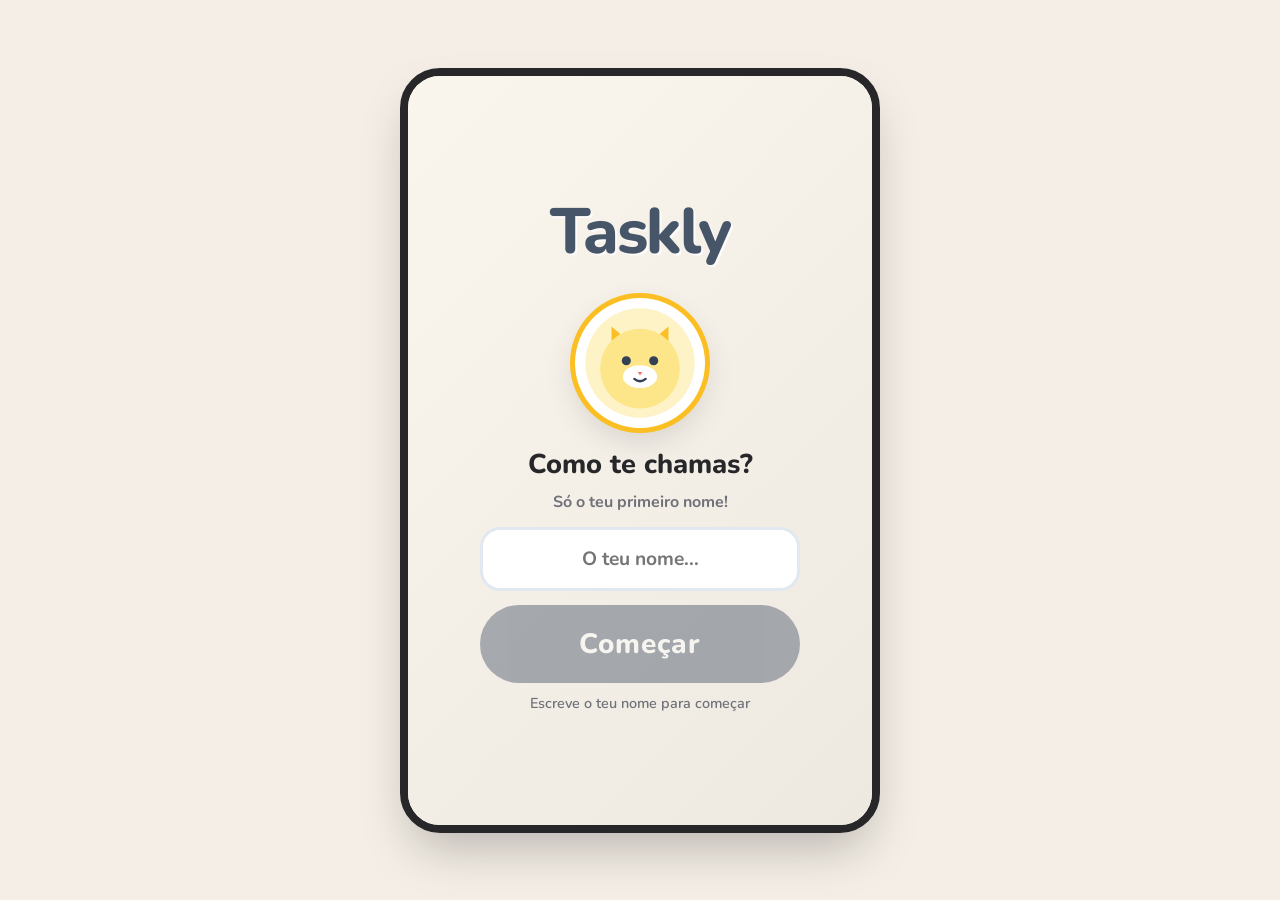
<file: index.html>
<!DOCTYPE html>
<html lang="pt">
<head>
    <meta charset="UTF-8">
    <meta name="viewport" content="width=device-width, initial-scale=1.0, maximum-scale=1.0, user-scalable=no">
    <title>Taskly</title>
    <link rel="stylesheet" href="style.css">
    <link href="https://fonts.googleapis.com/css2?family=Nunito:wght@400;600;700;800;900&display=swap" rel="stylesheet">
</head>
<body>
    <div id="app-container">

        <!-- ══ Ecrã 0: Boas-vindas ══ -->
        <div id="screen-welcome" class="screen active">
            <div class="welcome-content">
                <h1 class="app-title">Taskly</h1>
                <div class="welcome-avatar-ring">
                    <div class="welcome-avatar-inner">
                        <svg viewBox="0 0 100 100" xmlns="http://www.w3.org/2000/svg">
                            <circle cx="50" cy="50" r="48" fill="#fef3c7"/>
                            <path d="M25 45 L25 18 L45 35 Z" fill="#fbbf24"/>
                            <path d="M75 45 L75 18 L55 35 Z" fill="#fbbf24"/>
                            <circle cx="50" cy="55" r="35" fill="#fde68a"/>
                            <ellipse cx="50" cy="62" rx="15" ry="10" fill="#fff"/>
                            <circle cx="38" cy="48" r="4" fill="#334155"/>
                            <circle cx="62" cy="48" r="4" fill="#334155"/>
                            <polygon points="48,58 52,58 50,61" fill="#f87171"/>
                            <path d="M45 64 Q50 68 55 64" stroke="#334155" stroke-width="2" fill="none" stroke-linecap="round"/>
                        </svg>
                    </div>
                </div>
                <h2 class="welcome-question">Como te chamas?</h2>
                <p class="welcome-subtitle">Só o teu primeiro nome!</p>
                <input type="text" id="name-input" class="name-input" placeholder="O teu nome..." maxlength="20" autocomplete="off" autocorrect="off" spellcheck="false">
                <button id="btn-start" class="primary-btn" disabled>Começar</button>
                <p id="name-hint-text" class="hint-text">Escreve o teu nome para começar</p>
            </div>
        </div>

        <!-- ══ Ecrã 1: Início / Carrossel ══ -->
        <div id="screen-home" class="screen">
            <button class="settings-btn btn-open-settings" aria-label="Definições">
                <svg width="28" height="28" viewBox="0 0 24 24" fill="none" stroke="currentColor" stroke-width="2.5" stroke-linecap="round" stroke-linejoin="round">
                    <circle cx="12" cy="12" r="3"></circle>
                    <path d="M19.4 15a1.65 1.65 0 0 0 .33 1.82l.06.06a2 2 0 0 1 0 2.83 2 2 0 0 1-2.83 0l-.06-.06a1.65 1.65 0 0 0-1.82-.33 1.65 1.65 0 0 0-1 1.51V21a2 2 0 0 1-2 2 2 2 0 0 1-2-2v-.09A1.65 1.65 0 0 0 9 19.4a1.65 1.65 0 0 0-1.82.33l-.06.06a2 2 0 0 1-2.83 0 2 2 0 0 1 0-2.83l.06-.06a1.65 1.65 0 0 0 .33-1.82 1.65 1.65 0 0 0-1.51-1H3a2 2 0 0 1-2-2 2 2 0 0 1 2-2h.09A1.65 1.65 0 0 0 4.6 9a1.65 1.65 0 0 0-.33-1.82l-.06-.06a2 2 0 0 1 0-2.83 2 2 0 0 1 2.83 0l.06.06a1.65 1.65 0 0 0 1.82.33H9a1.65 1.65 0 0 0 1-1.51V3a2 2 0 0 1 2-2 2 2 0 0 1 2 2v.09a1.65 1.65 0 0 0 1 1.51 1.65 1.65 0 0 0 1.82-.33l.06-.06a2 2 0 0 1 2.83 0 2 2 0 0 1 0 2.83l-.06.06a1.65 1.65 0 0 0-.33 1.82V9a1.65 1.65 0 0 0 1.51 1H21a2 2 0 0 1 2 2 2 2 0 0 1-2 2h-.09a1.65 1.65 0 0 0-1.51 1z"></path>
                </svg>
            </button>
            <!-- Botão de ajuda / tutorial -->
            <button id="btn-help-home" class="help-btn" aria-label="Ajuda e tutorial">
                <svg width="22" height="22" viewBox="0 0 24 24" fill="none" stroke="currentColor" stroke-width="2.5" stroke-linecap="round" stroke-linejoin="round">
                    <circle cx="12" cy="12" r="10"/>
                    <path d="M9.09 9a3 3 0 0 1 5.83 1c0 2-3 3-3 3"/>
                    <line x1="12" y1="17" x2="12.01" y2="17"/>
                </svg>
            </button>
            <div class="home-content">
                <h1 class="app-title">Taskly</h1>
                <p class="subtitle" id="home-greeting">Escolhe o teu companheiro!</p>
                <div class="session-timer-pill" id="home-timer-pill">⏱ <span id="home-timer-text">15:00</span></div>

                <div class="avatar-carousel">
                    <button class="carousel-nav" id="btn-prev" aria-label="Avatar anterior">‹</button>
                    <div class="carousel-viewport">
                        <div class="carousel-track" id="carousel-track">
                            <!-- 1. Gatinho -->
                            <div class="carousel-slide" data-avatar="gatinho"><div class="avatar-circle"><svg viewBox="0 0 100 100" xmlns="http://www.w3.org/2000/svg"><circle cx="50" cy="50" r="48" fill="#fef3c7"/><path d="M25 45 L25 18 L45 35 Z" fill="#fbbf24"/><path d="M75 45 L75 18 L55 35 Z" fill="#fbbf24"/><circle cx="50" cy="55" r="35" fill="#fde68a"/><ellipse cx="50" cy="62" rx="15" ry="10" fill="#fff"/><circle cx="38" cy="48" r="4" fill="#334155"/><circle cx="62" cy="48" r="4" fill="#334155"/><polygon points="48,58 52,58 50,61" fill="#f87171"/><path d="M45 64 Q50 68 55 64" stroke="#334155" stroke-width="2" fill="none" stroke-linecap="round"/></svg></div></div>
                            <!-- 2. Cãozinho -->
                            <div class="carousel-slide" data-avatar="cao"><div class="avatar-circle"><svg viewBox="0 0 100 100" xmlns="http://www.w3.org/2000/svg"><circle cx="50" cy="50" r="48" fill="#ffedd5"/><ellipse cx="25" cy="50" rx="12" ry="25" fill="#d97706" transform="rotate(15 25 50)"/><ellipse cx="75" cy="50" rx="12" ry="25" fill="#d97706" transform="rotate(-15 75 50)"/><circle cx="50" cy="55" r="32" fill="#fcd34d"/><ellipse cx="50" cy="65" rx="18" ry="14" fill="#fff"/><circle cx="40" cy="48" r="4" fill="#334155"/><circle cx="60" cy="48" r="4" fill="#334155"/><ellipse cx="50" cy="60" rx="6" ry="4" fill="#334155"/><path d="M45 68 Q50 72 55 68" stroke="#334155" stroke-width="2" fill="none" stroke-linecap="round"/></svg></div></div>
                            <!-- 3. Robô fofo -->
                            <div class="carousel-slide" data-avatar="robo"><div class="avatar-circle"><svg viewBox="0 0 100 100" xmlns="http://www.w3.org/2000/svg"><circle cx="50" cy="50" r="48" fill="#f1f5f9"/><line x1="50" y1="20" x2="50" y2="10" stroke="#94a3b8" stroke-width="4"/><circle cx="50" cy="10" r="4" fill="#ef4444"/><rect x="15" y="45" width="10" height="20" rx="2" fill="#94a3b8"/><rect x="75" y="45" width="10" height="20" rx="2" fill="#94a3b8"/><rect x="25" y="25" width="50" height="50" rx="12" fill="#cbd5e1"/><rect x="32" y="32" width="36" height="26" rx="6" fill="#0f172a"/><ellipse cx="40" cy="45" rx="4" ry="6" fill="#38bdf8"/><ellipse cx="60" cy="45" rx="4" ry="6" fill="#38bdf8"/><rect x="42" y="62" width="16" height="4" rx="2" fill="#38bdf8"/></svg></div></div>
                            <!-- 4. Coelho -->
                            <div class="carousel-slide" data-avatar="coelho"><div class="avatar-circle"><svg viewBox="0 0 100 100" xmlns="http://www.w3.org/2000/svg"><circle cx="50" cy="50" r="48" fill="#fdf2f8"/><ellipse cx="38" cy="25" rx="8" ry="25" fill="#fbcfe8"/><ellipse cx="62" cy="25" rx="8" ry="25" fill="#fbcfe8"/><ellipse cx="50" cy="60" rx="30" ry="25" fill="#fff"/><circle cx="40" cy="55" r="4" fill="#334155"/><circle cx="60" cy="55" r="4" fill="#334155"/><circle cx="50" cy="62" r="3" fill="#f472b6"/><path d="M45 66 Q50 69 55 66" stroke="#334155" stroke-width="2" fill="none" stroke-linecap="round"/><rect x="47" y="67" width="6" height="6" rx="1" fill="#fff" stroke="#cbd5e1"/></svg></div></div>
                            <!-- 5. Estrela -->
                            <div class="carousel-slide" data-avatar="estrela"><div class="avatar-circle"><svg viewBox="0 0 100 100" xmlns="http://www.w3.org/2000/svg"><circle cx="50" cy="50" r="48" fill="#fffbeb"/><path d="M50 15 L60 38 L85 40 L65 55 L72 78 L50 65 L28 78 L35 55 L15 40 L40 38 Z" fill="#fde047" stroke="#facc15" stroke-width="2" stroke-linejoin="round"/><circle cx="42" cy="48" r="4.5" fill="#334155"/><circle cx="58" cy="48" r="4.5" fill="#334155"/><path d="M45 56 Q50 62 55 56" stroke="#334155" stroke-width="3" fill="none" stroke-linecap="round"/><circle cx="35" cy="50" r="4" fill="#fca5a5" opacity="0.6"/><circle cx="65" cy="50" r="4" fill="#fca5a5" opacity="0.6"/></svg></div></div>
                            <!-- 6. Pinguim -->
                            <div class="carousel-slide" data-avatar="pinguim"><div class="avatar-circle"><svg viewBox="0 0 100 100" xmlns="http://www.w3.org/2000/svg"><circle cx="50" cy="50" r="48" fill="#e0f2fe"/><ellipse cx="50" cy="60" rx="35" ry="40" fill="#0f172a"/><path d="M25 55 C 25 30, 40 25, 50 25 C 60 25, 75 30, 75 55 C 75 80, 65 95, 50 95 C 35 95, 25 80, 25 55 Z" fill="#fff"/><circle cx="40" cy="45" r="4" fill="#0f172a"/><circle cx="60" cy="45" r="4" fill="#0f172a"/><polygon points="45,52 55,52 50,60" fill="#f97316"/></svg></div></div>
                            <!-- 7. Ursinho -->
                            <div class="carousel-slide" data-avatar="ursinho"><div class="avatar-circle"><svg viewBox="0 0 100 100" xmlns="http://www.w3.org/2000/svg"><circle cx="50" cy="50" r="48" fill="#fef3c7"/><circle cx="28" cy="30" r="14" fill="#92400e"/><circle cx="72" cy="30" r="14" fill="#92400e"/><circle cx="50" cy="55" r="35" fill="#b45309"/><circle cx="50" cy="65" r="15" fill="#fde68a"/><ellipse cx="50" cy="60" rx="7" ry="4" fill="#1c1917"/><path d="M45 68 Q50 72 55 68" stroke="#1c1917" stroke-width="2" fill="none" stroke-linecap="round"/><circle cx="38" cy="48" r="3.5" fill="#1c1917"/><circle cx="62" cy="48" r="3.5" fill="#1c1917"/></svg></div></div>
                            <!-- 8. Leãozinho -->
                            <div class="carousel-slide" data-avatar="leao"><div class="avatar-circle"><svg viewBox="0 0 100 100" xmlns="http://www.w3.org/2000/svg"><circle cx="50" cy="50" r="48" fill="#fff7ed"/><path d="M50 10 A40 40 0 0 1 85 30 L90 20 L80 40 A40 40 0 0 1 80 70 L90 80 L75 75 A40 40 0 0 1 25 75 L10 80 L20 70 A40 40 0 0 1 20 40 L10 20 L25 30 A40 40 0 0 1 50 10" fill="#ea580c"/><circle cx="50" cy="50" r="38" fill="#f97316"/><circle cx="30" cy="35" r="8" fill="#fcd34d"/><circle cx="70" cy="35" r="8" fill="#fcd34d"/><circle cx="50" cy="55" r="28" fill="#fbbf24"/><ellipse cx="50" cy="65" rx="14" ry="10" fill="#fff"/><circle cx="40" cy="50" r="3.5" fill="#334155"/><circle cx="60" cy="50" r="3.5" fill="#334155"/><polygon points="45,60 55,60 50,65" fill="#1c1917"/><path d="M46 68 Q50 71 54 68" stroke="#1c1917" stroke-width="2" fill="none" stroke-linecap="round"/></svg></div></div>
                        </div>
                    </div>
                    <button class="carousel-nav" id="btn-next" aria-label="Avatar seguinte">›</button>
                </div>

                <div class="carousel-indicators" id="carousel-indicators"></div>

                <div class="unlock-progress-container" id="stars-progress-container">
                    <div class="unlock-progress-bar">
                        <div class="unlock-progress-fill" id="stars-progress-fill"></div>
                    </div>
                    <p class="unlock-progress-text" id="stars-progress-text">0/15 ⭐ para novo companheiro</p>
                </div>

                <button id="btn-play" class="primary-btn">Jogar ▶</button>
            </div>
        </div>

        <!-- ══ Ecrã 2: Seleção de Níveis ══ -->
        <div id="screen-levels" class="screen">
            <div class="header">
                <button id="btn-back-levels" class="icon-btn" aria-label="Voltar">
                    <svg width="24" height="24" viewBox="0 0 24 24" fill="none" xmlns="http://www.w3.org/2000/svg">
                        <path d="M15 18L9 12L15 6" stroke="currentColor" stroke-width="2.5" stroke-linecap="round" stroke-linejoin="round"/>
                    </svg>
                </button>
                <div class="header-title-block">
                    <div class="session-timer-pill" id="levels-timer-pill">⏱ <span id="levels-timer-text">15:00</span></div>
                    <h2>Níveis</h2>
                </div>
                <div class="header-right-actions">
                    <div class="stars-total" id="levels-stars-total">⭐ 0</div>
                    <button class="icon-btn btn-open-settings" aria-label="Definições">
                        <svg width="22" height="22" viewBox="0 0 24 24" fill="none" stroke="currentColor" stroke-width="2.5" stroke-linecap="round" stroke-linejoin="round">
                            <circle cx="12" cy="12" r="3"></circle>
                            <path d="M19.4 15a1.65 1.65 0 0 0 .33 1.82l.06.06a2 2 0 0 1 0 2.83 2 2 0 0 1-2.83 0l-.06-.06a1.65 1.65 0 0 0-1.82-.33 1.65 1.65 0 0 0-1 1.51V21a2 2 0 0 1-2 2 2 2 0 0 1-2-2v-.09A1.65 1.65 0 0 0 9 19.4a1.65 1.65 0 0 0-1.82.33l-.06.06a2 2 0 0 1-2.83 0 2 2 0 0 1 0-2.83l.06-.06a1.65 1.65 0 0 0 .33-1.82 1.65 1.65 0 0 0-1.51-1H3a2 2 0 0 1-2-2 2 2 0 0 1 2-2h.09A1.65 1.65 0 0 0 4.6 9a1.65 1.65 0 0 0-.33-1.82l-.06-.06a2 2 0 0 1 0-2.83 2 2 0 0 1 2.83 0l.06.06a1.65 1.65 0 0 0 1.82.33H9a1.65 1.65 0 0 0 1-1.51V3a2 2 0 0 1 2-2 2 2 0 0 1 2 2v.09a1.65 1.65 0 0 0 1 1.51 1.65 1.65 0 0 0 1.82-.33l.06-.06a2 2 0 0 1 2.83 0 2 2 0 0 1 0 2.83l-.06.06a1.65 1.65 0 0 0-.33 1.82V9a1.65 1.65 0 0 0 1.51 1H21a2 2 0 0 1 2 2 2 2 0 0 1-2 2h-.09a1.65 1.65 0 0 0-1.51 1z"></path>
                        </svg>
                    </button>
                </div>
            </div>

            <div class="levels-container">
                <!-- Nível 1 -->
                <div class="level-card unlocked" data-level="1">
                    <div class="level-icon">1</div>
                    <div class="level-info">
                        <h3>Nível 1</h3>
                        <p>3 passos</p>
                    </div>
                    <div class="level-status">
                        <svg width="26" height="26" viewBox="0 0 24 24" fill="none" xmlns="http://www.w3.org/2000/svg">
                            <path d="M5 12L10 17L20 7" stroke="#fbbf24" stroke-width="3" stroke-linecap="round" stroke-linejoin="round"/>
                        </svg>
                    </div>
                </div>
                <!-- Nível 2 -->
                <div class="level-card locked" data-level="2">
                    <div class="level-icon">2</div>
                    <div class="level-info">
                        <h3>Nível 2</h3>
                        <p>4 passos</p>
                    </div>
                    <div class="level-status">
                        <svg width="20" height="20" viewBox="0 0 24 24" fill="none" xmlns="http://www.w3.org/2000/svg" class="padlock-svg">
                            <rect x="5" y="11" width="14" height="10" rx="2" stroke="#a1a1aa" stroke-width="2.5"/>
                            <path d="M17 11V7C17 4.23858 14.7614 2 12 2C9.23858 2 7 4.23858 7 7V11" stroke="#a1a1aa" stroke-width="2.5" stroke-linecap="round"/>
                        </svg>
                    </div>
                </div>
                <!-- Nível 3 -->
                <div class="level-card locked" data-level="3">
                    <div class="level-icon">3</div>
                    <div class="level-info">
                        <h3>Nível 3</h3>
                        <p>5 passos</p>
                    </div>
                    <div class="level-status">
                        <svg width="20" height="20" viewBox="0 0 24 24" fill="none" xmlns="http://www.w3.org/2000/svg" class="padlock-svg">
                            <rect x="5" y="11" width="14" height="10" rx="2" stroke="#a1a1aa" stroke-width="2.5"/>
                            <path d="M17 11V7C17 4.23858 14.7614 2 12 2C9.23858 2 7 4.23858 7 7V11" stroke="#a1a1aa" stroke-width="2.5" stroke-linecap="round"/>
                        </svg>
                    </div>
                </div>
                <!-- Nível 4 -->
                <div class="level-card locked" data-level="4">
                    <div class="level-icon">4</div>
                    <div class="level-info">
                        <h3>Nível 4</h3>
                        <p>6 passos</p>
                    </div>
                    <div class="level-status">
                        <svg width="20" height="20" viewBox="0 0 24 24" fill="none" xmlns="http://www.w3.org/2000/svg" class="padlock-svg">
                            <rect x="5" y="11" width="14" height="10" rx="2" stroke="#a1a1aa" stroke-width="2.5"/>
                            <path d="M17 11V7C17 4.23858 14.7614 2 12 2C9.23858 2 7 4.23858 7 7V11" stroke="#a1a1aa" stroke-width="2.5" stroke-linecap="round"/>
                        </svg>
                    </div>
                </div>
                <!-- Nível 5 -->
                <div class="level-card locked" data-level="5">
                    <div class="level-icon">5</div>
                    <div class="level-info">
                        <h3>Nível 5</h3>
                        <p>7 passos</p>
                    </div>
                    <div class="level-status">
                        <svg width="20" height="20" viewBox="0 0 24 24" fill="none" xmlns="http://www.w3.org/2000/svg" class="padlock-svg">
                            <rect x="5" y="11" width="14" height="10" rx="2" stroke="#a1a1aa" stroke-width="2.5"/>
                            <path d="M17 11V7C17 4.23858 14.7614 2 12 2C9.23858 2 7 4.23858 7 7V11" stroke="#a1a1aa" stroke-width="2.5" stroke-linecap="round"/>
                        </svg>
                    </div>
                </div>
            </div>
        </div>

        <!-- ══ Ecrã 2b: Lista de Rotinas ══ -->
        <div id="screen-routines" class="screen">
            <div class="header">
                <button id="btn-back-routines" class="icon-btn" aria-label="Voltar">
                    <svg width="24" height="24" viewBox="0 0 24 24" fill="none" xmlns="http://www.w3.org/2000/svg">
                        <path d="M15 18L9 12L15 6" stroke="currentColor" stroke-width="2.5" stroke-linecap="round" stroke-linejoin="round"/>
                    </svg>
                </button>
                <div class="header-title-block">
                    <div class="session-timer-pill" id="routines-timer-pill">⏱ <span id="routines-timer-text">15:00</span></div>
                    <h2 id="routines-level-title">Nível 1</h2>
                </div>
                <div class="header-right-actions">
                    <div class="stars-total" id="routines-stars-total">⭐ 0</div>
                    <button class="icon-btn btn-open-settings" aria-label="Definições">
                        <svg width="22" height="22" viewBox="0 0 24 24" fill="none" stroke="currentColor" stroke-width="2.5" stroke-linecap="round" stroke-linejoin="round">
                            <circle cx="12" cy="12" r="3"></circle>
                            <path d="M19.4 15a1.65 1.65 0 0 0 .33 1.82l.06.06a2 2 0 0 1 0 2.83 2 2 0 0 1-2.83 0l-.06-.06a1.65 1.65 0 0 0-1.82-.33 1.65 1.65 0 0 0-1 1.51V21a2 2 0 0 1-2 2 2 2 0 0 1-2-2v-.09A1.65 1.65 0 0 0 9 19.4a1.65 1.65 0 0 0-1.82.33l-.06.06a2 2 0 0 1-2.83 0 2 2 0 0 1 0-2.83l.06-.06a1.65 1.65 0 0 0 .33-1.82 1.65 1.65 0 0 0-1.51-1H3a2 2 0 0 1-2-2 2 2 0 0 1 2-2h.09A1.65 1.65 0 0 0 4.6 9a1.65 1.65 0 0 0-.33-1.82l-.06-.06a2 2 0 0 1 0-2.83 2 2 0 0 1 2.83 0l.06.06a1.65 1.65 0 0 0 1.82.33H9a1.65 1.65 0 0 0 1-1.51V3a2 2 0 0 1 2-2 2 2 0 0 1 2 2v.09a1.65 1.65 0 0 0 1 1.51 1.65 1.65 0 0 0 1.82-.33l.06-.06a2 2 0 0 1 2.83 0 2 2 0 0 1 0 2.83l-.06.06a1.65 1.65 0 0 0-.33 1.82V9a1.65 1.65 0 0 0 1.51 1H21a2 2 0 0 1 2 2 2 2 0 0 1-2 2h-.09a1.65 1.65 0 0 0-1.51 1z"></path>
                        </svg>
                    </button>
                </div>
            </div>
            <div id="routines-list" class="routines-container"></div>
        </div>

        <!-- ══ Ecrã 3: Jogo Principal ══ -->
        <div id="screen-game" class="screen">
            <div class="game-header">
                <div class="game-title-wrap">
                    <h2 id="routine-title" class="routine-title">Lavar as mãos</h2>
                    <div class="session-timer-pill timer-game" id="game-timer-pill">⏱ <span id="game-timer-text">15:00</span></div>
                </div>
                <div class="game-actions">
                    <button id="btn-hint" class="hint-btn" aria-label="Dica (tecla H)">
                        <svg width="22" height="22" viewBox="0 0 24 24" fill="none" stroke="currentColor" stroke-width="2.5" stroke-linecap="round" stroke-linejoin="round">
                            <line x1="9" y1="18" x2="15" y2="18"/>
                            <line x1="10" y1="22" x2="14" y2="22"/>
                            <path d="M12 2a7 7 0 0 1 7 7c0 2.38-1.19 4.47-3 5.74V17a1 1 0 0 1-1 1H9a1 1 0 0 1-1-1v-2.26C6.19 13.47 5 11.38 5 9a7 7 0 0 1 7-7z"/>
                        </svg>
                    </button>
                    <button class="icon-btn btn-open-settings" aria-label="Definições">
                        <svg width="22" height="22" viewBox="0 0 24 24" fill="none" stroke="currentColor" stroke-width="2.5" stroke-linecap="round" stroke-linejoin="round">
                            <circle cx="12" cy="12" r="3"></circle>
                            <path d="M19.4 15a1.65 1.65 0 0 0 .33 1.82l.06.06a2 2 0 0 1 0 2.83 2 2 0 0 1-2.83 0l-.06-.06a1.65 1.65 0 0 0-1.82-.33 1.65 1.65 0 0 0-1 1.51V21a2 2 0 0 1-2 2 2 2 0 0 1-2-2v-.09A1.65 1.65 0 0 0 9 19.4a1.65 1.65 0 0 0-1.82.33l-.06.06a2 2 0 0 1-2.83 0 2 2 0 0 1 0-2.83l.06-.06a1.65 1.65 0 0 0 .33-1.82 1.65 1.65 0 0 0-1.51-1H3a2 2 0 0 1-2-2 2 2 0 0 1 2-2h.09A1.65 1.65 0 0 0 4.6 9a1.65 1.65 0 0 0-.33-1.82l-.06-.06a2 2 0 0 1 0-2.83 2 2 0 0 1 2.83 0l.06.06a1.65 1.65 0 0 0 1.82.33H9a1.65 1.65 0 0 0 1-1.51V3a2 2 0 0 1 2-2 2 2 0 0 1 2 2v.09a1.65 1.65 0 0 0 1 1.51 1.65 1.65 0 0 0 1.82-.33l.06-.06a2 2 0 0 1 2.83 0 2 2 0 0 1 0 2.83l-.06.06a1.65 1.65 0 0 0-.33 1.82V9a1.65 1.65 0 0 0 1.51 1H21a2 2 0 0 1 2 2 2 2 0 0 1-2 2h-.09a1.65 1.65 0 0 0-1.51 1z"></path>
                        </svg>
                    </button>
                    <button id="btn-back-game" class="icon-btn" aria-label="Voltar aos Níveis">
                        <svg width="24" height="24" viewBox="0 0 24 24" fill="none" xmlns="http://www.w3.org/2000/svg">
                            <path d="M15 18L9 12L15 6" stroke="currentColor" stroke-width="2.5" stroke-linecap="round" stroke-linejoin="round"/>
                        </svg>
                    </button>
                </div>
            </div>

            <div class="game-area" id="game-area">
                <div class="slots-container" id="slots-container"></div>
            </div>

            <div class="cards-area" id="cards-container"></div>

            <!-- Barra do Companheiro -->
            <div class="companion-bar">
                <div class="companion-mini-avatar" id="companion-mini-avatar"></div>
                <div class="companion-speech-bubble hidden" id="companion-speech-bubble">
                    <p id="companion-speech-text">Consegues! 💪</p>
                </div>
            </div>

            <!-- Botão Verificar -->
            <div id="confirm-container" class="confirm-container hidden">
                <button id="btn-confirm" class="confirm-btn">✔ Verificar</button>
            </div>

            <!-- Toast de estrelas -->
            <div id="stars-reward-toast" class="stars-toast hidden">
                <span id="toast-stars-text">+3 ⭐</span>
            </div>

            <!-- Modal de resultado -->
            <div id="game-overlay" class="game-overlay hidden">
                <div class="modal-content">
                    <div id="modal-companion" class="modal-companion"></div>
                    <h3 id="modal-title">Muito bem!</h3>
                    <p id="modal-text">Completaste a rotina.</p>
                    <div class="modal-buttons" id="modal-buttons"></div>
                </div>
            </div>

            <!-- Animação de estrelas -->
            <div id="stars-container" class="stars-container hidden"></div>
        </div>

        <!-- ══ Overlay: Definições ══ -->
        <div id="settings-overlay" class="game-overlay hidden" style="z-index: 1000;">
            <div class="modal-content settings-modal">
                <div class="settings-header">
                    <button id="btn-close-settings" class="icon-btn settings-back-btn" aria-label="Fechar">
                        <svg width="22" height="22" viewBox="0 0 24 24" fill="none">
                            <path d="M15 18L9 12L15 6" stroke="currentColor" stroke-width="2.5" stroke-linecap="round" stroke-linejoin="round"/>
                        </svg>
                    </button>
                    <h3>Definições</h3>
                </div>

                <div class="settings-body">

                    <!-- PERFIL -->
                    <p class="settings-section-label">PERFIL</p>
                    <div class="settings-card" id="profile-card">
                        <div class="settings-row-info">
                            <span class="settings-row-title">Nome</span>
                            <div class="settings-row-right">
                                <span id="profile-name-display">—</span>
                                <span>✏️</span>
                            </div>
                        </div>
                        <input type="text" id="profile-name-input" class="inline-name-input hidden" maxlength="20" autocomplete="off">
                    </div>

                    <!-- APARÊNCIA -->
                    <p class="settings-section-label">APARÊNCIA</p>
                    <div class="settings-card">
                        <div class="settings-row-info">
                            <span class="settings-row-title">Paleta de cores</span>
                        </div>
                        <div class="rgb-pickers-grid">
                            <div class="rgb-picker-item">
                                <label class="rgb-picker-label">Exterior</label>
                                <div class="rgb-wheel-btn-wrap">
                                    <input type="color" id="color-outer-bg" class="rgb-wheel-input" value="#f4eee6" title="Cor de fundo exterior">
                                    <div class="rgb-wheel-preview" id="preview-outer-bg" style="background:#f4eee6;"></div>
                                </div>
                            </div>
                            <div class="rgb-picker-item">
                                <label class="rgb-picker-label">Interior</label>
                                <div class="rgb-wheel-btn-wrap">
                                    <input type="color" id="color-bg" class="rgb-wheel-input" value="#faf5ed" title="Cor de fundo interior">
                                    <div class="rgb-wheel-preview" id="preview-bg" style="background:#faf5ed;"></div>
                                </div>
                            </div>
                            <div class="rgb-picker-item">
                                <label class="rgb-picker-label">Botões</label>
                                <div class="rgb-wheel-btn-wrap">
                                    <input type="color" id="color-primary" class="rgb-wheel-input" value="#475569" title="Cor dos botões">
                                    <div class="rgb-wheel-preview" id="preview-primary" style="background:#475569;"></div>
                                </div>
                            </div>
                            <div class="rgb-picker-item">
                                <label class="rgb-picker-label">Destaque</label>
                                <div class="rgb-wheel-btn-wrap">
                                    <input type="color" id="color-accent" class="rgb-wheel-input" value="#fbbf24" title="Cor de destaque">
                                    <div class="rgb-wheel-preview" id="preview-accent" style="background:#fbbf24;"></div>
                                </div>
                            </div>
                        </div>
                        <div class="rgb-reset-row">
                            <button id="btn-reset-colors" class="rgb-reset-btn">↺ Repor padrão</button>
                        </div>
                        <div class="settings-divider"></div>
                        <div class="settings-size-block">
                            <span class="settings-row-title" style="padding: 0 15px; display: block; margin-bottom: 8px;">Tamanho dos elementos</span>
                            <div class="size-pills-list">
                                <button class="size-pill-btn" data-size="small">Pequeno</button>
                                <button class="size-pill-btn" data-size="normal">Normal</button>
                                <button class="size-pill-btn active" data-size="large">Grande</button>
                            </div>
                        </div>
                    </div>

                    <!-- SOM -->
                    <p class="settings-section-label">SOM</p>
                    <div class="settings-card">
                        <div class="settings-row-info">
                            <span class="settings-row-title">Sons de jogo</span>
                            <button id="sound-toggle" class="toggle-btn active" role="switch" aria-checked="true">
                                <div class="toggle-thumb"></div>
                            </button>
                        </div>
                        <div class="settings-divider"></div>
                        <div class="settings-row-info volume-row" id="volume-row">
                            <div>
                                <span class="settings-row-title">Volume</span>
                                <p class="settings-row-sub" id="volume-label">80%</p>
                            </div>
                            <input type="range" id="volume-slider" class="volume-slider" min="0" max="100" value="80">
                        </div>
                    </div>

                    <!-- SESSÃO -->
                    <p class="settings-section-label">SESSÃO</p>
                    <div class="settings-card">
                        <div class="settings-row-info">
                            <div>
                                <span class="settings-row-title">Tempo de sessão</span>
                                <p class="settings-row-sub">15 min + 5 min extra se necessário · 30 min repouso</p>
                            </div>
                            <span class="settings-badge">15 min</span>
                        </div>
                    </div>

                    <!-- ACESSIBILIDADE -->
                    <p class="settings-section-label">ACESSIBILIDADE</p>
                    <div class="settings-card">
                        <div class="settings-row-info">
                            <div>
                                <span class="settings-row-title">Modo de baixa estimulação</span>
                                <p class="settings-row-sub">Remove animações rápidas, sons e simplifica o fundo</p>
                            </div>
                            <button id="low-stim-toggle" class="toggle-btn" role="switch" aria-checked="false">
                                <div class="toggle-thumb"></div>
                            </button>
                        </div>
                        <div class="settings-divider"></div>
                        <div class="settings-row-info">
                            <div>
                                <span class="settings-row-title">Dicas de teclado</span>
                                <p class="settings-row-sub">Space jogar/verificar &nbsp;·&nbsp; ← → avatar/cartões &nbsp;·&nbsp; ↑ ↓ níveis/slots &nbsp;·&nbsp; Enter confirmar &nbsp;·&nbsp; ⌫ voltar &nbsp;·&nbsp; H dica &nbsp;·&nbsp; Esc definições</p>
                            </div>
                            <span class="settings-badge" style="font-size:1.1rem;">⌨️</span>
                        </div>
                    </div>

                    <!-- MAPEAMENTO DE TECLAS -->
                    <p class="settings-section-label">MAPEAMENTO DE TECLAS</p>
                    <div class="settings-card" id="keymap-card">
                        <div class="keymap-loading" style="padding:16px;text-align:center;color:var(--text-muted);font-weight:700;">A carregar...</div>
                    </div>

                    <!-- AJUDA -->
                    <p class="settings-section-label">AJUDA</p>
                    <div class="settings-card">
                        <div class="settings-row-info">
                            <div>
                                <span class="settings-row-title">Tutorial interativo</span>
                                <p class="settings-row-sub">Ver o guia passo a passo da aplicação</p>
                            </div>
                            <button id="btn-start-tutorial" class="settings-badge" style="cursor:pointer;background:var(--primary-color);color:white;border:none;font-size:0.85rem;font-weight:800;font-family:inherit;">Iniciar</button>
                        </div>
                    </div>

                    <!-- CRÉDITOS -->
                    <p class="settings-section-label">CRÉDITOS</p>
                    <div class="settings-card">
                        <div style="padding: 16px;">
                            <p style="font-size: 0.8rem; color: var(--text-muted); font-weight: 700; line-height: 1.6; text-align:center;">
                                Os símbolos pictográficos utilizados são propriedade do Governo de Aragão e foram criados por Sergio Palao para a
                                <strong>ARASAAC</strong>
                                (<a href="http://www.arasaac.org" target="_blank" rel="noopener" style="color: var(--primary-color); text-decoration: underline;">www.arasaac.org</a>),
                                que os distribui sob licença
                                <strong>Creative Commons BY-NC-SA 4.0</strong>.
                            </p>
                            <p style="font-size:0.72rem; color:var(--text-muted); text-align:center; margin-top:8px; font-weight:600;">
                                © Governo de Aragão · Autor: Sergio Palao · Licença: CC BY-NC-SA 4.0
                            </p>
                        </div>
                    </div>

                </div><!-- /settings-body -->

                <div class="settings-footer">
                    <button id="btn-close-settings-bottom" class="primary-btn">Fechar</button>
                </div>
            </div>
        </div>

        <!-- ══ Toast de aviso do timer ══ -->
        <div id="timer-warning-toast" class="timer-warning-toast hidden">
            <span id="timer-warning-text">⏱ Faltam 5 minutos!</span>
        </div>

        <!-- ══ Toast de extensão de sessão ══ -->
        <div id="extension-toast" class="extension-toast hidden" role="alert" aria-live="polite">
            <div class="extension-toast-content">
                <span class="extension-toast-icon">⏳</span>
                <div class="extension-toast-text">
                    <strong>Falta 1 minuto!</strong>
                    <span>Queres mais tempo?</span>
                </div>
                <button id="btn-extension" class="extension-btn">+5 min</button>
            </div>
        </div>

        <!-- ══ Overlay: Modo de Repouso (30 min) ══ -->
        <div id="rest-mode-overlay" class="rest-mode-overlay hidden" role="dialog" aria-modal="true" aria-label="Modo de repouso ativo">
            <div class="rest-mode-modal">
                <div class="rest-mode-icon">😴</div>
                <h3 class="rest-mode-title">Tempo de Repouso</h3>
                <p class="rest-mode-subtitle">
                    Fizeste um trabalho incrível hoje! 🌟<br>
                    A aplicação está em pausa. Volta em:
                </p>
                <div class="rest-mode-countdown">
                    <span id="rest-timer-text">30:00</span>
                </div>
                <p class="rest-mode-tip">💡 Aproveita para beber água, esticar-te ou descansar os olhos.</p>
            </div>
        </div>

        <!-- ══ Overlay: Tutorial ══ -->
        <div id="tutorial-overlay" class="tutorial-overlay hidden" role="dialog" aria-modal="true" aria-label="Tutorial do Taskly">
            <div class="tutorial-modal">
                <div class="tutorial-progress" id="tutorial-progress"></div>

                <!-- Step 0: Boas-vindas -->
                <div class="tutorial-step active" data-step="0">
                    <div class="tutorial-step-icon">🎉</div>
                    <h3 class="tutorial-step-title">Bem-vindo ao Taskly!</h3>
                    <p class="tutorial-step-text">Vou mostrar-te como usar a aplicação em 4 passos simples. Podes saltar se quiseres!</p>
                    <div class="tutorial-visual tutorial-visual--welcome">
                        <span class="tutorial-chip">📱 Taskly</span>
                        <span class="tutorial-arrow">→</span>
                        <span class="tutorial-chip">🐱 Companheiro</span>
                        <span class="tutorial-arrow">→</span>
                        <span class="tutorial-chip">🏆 Nível</span>
                    </div>
                </div>

                <!-- Step 1: Escolher companheiro -->
                <div class="tutorial-step" data-step="1">
                    <div class="tutorial-step-icon">🐾</div>
                    <h3 class="tutorial-step-title">1. Escolhe o teu Companheiro</h3>
                    <p class="tutorial-step-text">No ecrã inicial, desliza o carrossel para escolher o teu avatar favorito. Podes usar as setas <strong>← →</strong> no teclado ou tocar nos botões.</p>
                    <div class="tutorial-visual tutorial-visual--carousel">
                        <span class="tutorial-avatar-dot"></span>
                        <span class="tutorial-avatar-dot tutorial-avatar-dot--active">🐱</span>
                        <span class="tutorial-avatar-dot"></span>
                    </div>
                </div>

                <!-- Step 2: Escolher Nível -->
                <div class="tutorial-step" data-step="2">
                    <div class="tutorial-step-icon">🏅</div>
                    <h3 class="tutorial-step-title">2. Escolhe um Nível</h3>
                    <p class="tutorial-step-text">Carrega em <strong>Jogar ▶</strong> e escolhe o nível que queres praticar. Os níveis desbloqueiam-se à medida que ganhas ⭐ estrelas!</p>
                    <div class="tutorial-visual tutorial-visual--levels">
                        <div class="tutorial-level-chip tutorial-level-chip--active">Nível 1 ✔</div>
                        <div class="tutorial-level-chip tutorial-level-chip--locked">Nível 2 🔒</div>
                    </div>
                </div>

                <!-- Step 3: Jogar -->
                <div class="tutorial-step" data-step="3">
                    <div class="tutorial-step-icon">🧩</div>
                    <h3 class="tutorial-step-title">3. Organiza as Peças</h3>
                    <p class="tutorial-step-text">Arrasta cada peça para o espaço certo, pela ordem correta. Podes usar o <strong>teclado</strong> ou o toque. Prima <strong>H</strong> se precisares de uma dica!</p>
                    <div class="tutorial-visual tutorial-visual--game">
                        <div class="tutorial-slot tutorial-slot--filled">🤲<span>1</span></div>
                        <div class="tutorial-slot">__<span>2</span></div>
                        <div class="tutorial-slot">__<span>3</span></div>
                    </div>
                </div>

                <!-- Step 4: Teclado -->
                <div class="tutorial-step" data-step="4">
                    <div class="tutorial-step-icon">⌨️</div>
                    <h3 class="tutorial-step-title">4. Atalhos de Teclado</h3>
                    <p class="tutorial-step-text">Podes controlar <strong>tudo</strong> com o teclado! Os atalhos do jogo podem ser personalizados nas Definições.</p>
                    <div class="tutorial-keyboard-grid">
                        <div class="tutorial-key-row"><kbd id="tut-confirm">Space</kbd><span>Jogar / Verificar</span></div>
                        <div class="tutorial-key-row"><kbd id="tut-nav_left_right">← →</kbd><span>Avatar / Cartões</span></div>
                        <div class="tutorial-key-row"><kbd id="tut-nav_up_down">↑ ↓</kbd><span>Níveis / Slots</span></div>
                        <div class="tutorial-key-row"><kbd id="tut-confirm-2">Enter</kbd><span>Confirmar / Colocar</span></div>
                        <div class="tutorial-key-row"><kbd id="tut-close">⌫</kbd><span>Voltar</span></div>
                        <div class="tutorial-key-row"><kbd id="tut-hint">H</kbd><span>Dica</span></div>
                        <div class="tutorial-key-row"><kbd id="tut-esc">Esc</kbd><span>Definições</span></div>
                    </div>
                </div>

                <div class="tutorial-nav">
                    <button id="btn-tutorial-skip" class="tutorial-skip-btn">Saltar</button>
                    <div class="tutorial-nav-right">
                        <button id="btn-tutorial-prev" class="tutorial-prev-btn" disabled>‹ Anterior</button>
                        <button id="btn-tutorial-next" class="tutorial-next-btn">Próximo ›</button>
                    </div>
                </div>
            </div>
        </div>

    </div>
    <script src="app.js"></script>
</body>
</html>
</file>
<file: style.css>
/* ─── RESET & TOKENS ─── */
:root {
    --bg-color:         #faf5ed;
    --bg-secondary:     #f4eee6;
    --outer-bg:         #f4eee6;
    --primary-color:    #475569;
    --primary-hover:    #334155;
    --primary-shadow:   #334155;
    --accent:           #fbbf24;
    --accent-rgb:       251, 191, 36;
    --text-main:        #27272a;
    --text-muted:       #71717a;
    --card-bg:          #ffffff;
    --locked-bg:        #f4eee6;
    --border-light:     #e2e8f0;
    --border-radius-lg: 32px;
    --border-radius-md: 20px;
    --slot-size:  96px;
    --card-size:  96px;
    --transition: 0.3s cubic-bezier(0.4, 0, 0.2, 1);
}

/* ── COLOUR THEMES ── */
body.theme-blue    { --bg-color:#eff6ff; --bg-secondary:#dbeafe; --primary-color:#1d4ed8; --primary-hover:#1e3a8a; --primary-shadow:#1e3a8a; --card-bg:#fff; --locked-bg:#dbeafe; --border-light:#bfdbfe; }
body.theme-green   { --bg-color:#f0fdf4; --bg-secondary:#dcfce7; --primary-color:#16a34a; --primary-hover:#15803d; --primary-shadow:#166534; --card-bg:#fff; --locked-bg:#dcfce7; --border-light:#bbf7d0; }
body.theme-dark    { --bg-color:#0f172a; --bg-secondary:#1e293b; --primary-color:#38bdf8; --primary-hover:#0ea5e9; --primary-shadow:#0284c7; --text-main:#f1f5f9; --text-muted:#94a3b8; --card-bg:#1e293b; --locked-bg:#0f172a; --border-light:#334155; --accent:#fbbf24; }
body.theme-minimal { --bg-color:#f8fafc; --bg-secondary:#f1f5f9; --primary-color:#334155; --primary-hover:#1e293b; --primary-shadow:#0f172a; --card-bg:#fff; --locked-bg:#e2e8f0; --border-light:#cbd5e1; }

* {
    box-sizing: border-box;
    margin: 0;
    padding: 0;
    user-select: none;
    -webkit-tap-highlight-color: transparent;
}

body {
    font-family: 'Nunito', sans-serif;
    background-color: var(--outer-bg);
    display: flex;
    justify-content: center;
    align-items: center;
    min-height: 100vh;
}

#app-container {
    width: 100%;
    max-width: 480px;
    height: 100dvh;
    background-color: var(--bg-color);
    position: relative;
    overflow: hidden;
    box-shadow: 0 25px 50px -12px rgba(0, 0, 0, 0.25);
    transition: filter 0.6s ease;
}

/* ─── REST MODE ─── */
body.rest-mode #app-container {
    filter: grayscale(100%) brightness(60%);
    pointer-events: none;
}
body.rest-mode .rest-mode-overlay { display: flex !important; }

@media (min-width: 481px) {
    #app-container {
        height: 85vh;
        max-height: 900px;
        border-radius: 40px;
        border: 8px solid #27272a;
    }
}

/* ─── SCREEN SYSTEM ─── */
.screen {
    position: absolute;
    top: 0; left: 0;
    width: 100%; height: 100%;
    display: flex;
    flex-direction: column;
    padding: 32px 24px;
    opacity: 0;
    pointer-events: none;
    transform: translateX(40px);
    transition: var(--transition);
    overflow: hidden;
}

.screen.active {
    opacity: 1;
    pointer-events: auto;
    transform: translateX(0);
}

/* ─── WELCOME SCREEN ─── */
#screen-welcome {
    background: linear-gradient(135deg, var(--bg-color) 0%, var(--bg-secondary) 100%);
    justify-content: center;
    align-items: center;
    text-align: center;
}

.welcome-content {
    display: flex;
    flex-direction: column;
    align-items: center;
    width: 100%;
    max-width: 320px;
    gap: 14px;
}

.welcome-avatar-ring {
    width: 130px; height: 130px;
    border-radius: 50%;
    background: white;
    padding: 8px;
    box-shadow: 0 0 0 5px var(--accent), 0 12px 32px rgba(0,0,0,0.12);
    margin-bottom: 4px;
}

.welcome-avatar-inner {
    width: 100%; height: 100%;
    border-radius: 50%;
    overflow: hidden;
}

.welcome-avatar-inner svg { width: 100%; height: 100%; }

.welcome-question {
    font-size: 1.7rem;
    font-weight: 800;
    color: var(--text-main);
}

.welcome-subtitle {
    font-size: 1rem;
    color: var(--text-muted);
    font-weight: 700;
    margin-top: -6px;
}

.name-input {
    width: 100%; padding: 16px 20px;
    border: 3px solid var(--border-light);
    border-radius: var(--border-radius-md);
    font-family: 'Nunito', sans-serif;
    font-size: 1.2rem; font-weight: 700;
    color: var(--text-main); background: var(--card-bg);
    outline: none; text-align: center;
    transition: border-color 0.2s;
    user-select: text;
}

.name-input:focus { border-color: var(--primary-color); }

.hint-text {
    font-size: 0.9rem;
    color: var(--text-muted);
    font-weight: 600;
    margin-top: -4px;
}

/* ─── HOME SCREEN ─── */
#screen-home {
    background: linear-gradient(135deg, var(--bg-color) 0%, var(--bg-secondary) 100%);
    justify-content: center;
}

.settings-btn {
    position: absolute;
    top: 32px; right: 24px;
    background: transparent; border: none;
    color: var(--text-muted); cursor: pointer;
    transition: var(--transition);
    display: flex; justify-content: center; align-items: center;
    padding: 8px; border-radius: 50%; z-index: 10;
}

.settings-btn:active { transform: scale(0.85) rotate(45deg); color: var(--primary-color); }

/* ── Help / Tutorial Button ── */
.help-btn {
    position: absolute;
    top: 32px; left: 24px;
    background: transparent; border: none;
    color: var(--text-muted); cursor: pointer;
    transition: var(--transition);
    display: flex; justify-content: center; align-items: center;
    padding: 8px; border-radius: 50%; z-index: 10;
}
.help-btn:active { transform: scale(0.85); color: var(--primary-color); }

.home-content {
    display: flex;
    flex-direction: column;
    align-items: center;
    text-align: center;
    margin-top: -6vh;
}

.app-title {
    font-size: 4rem;
    font-weight: 800;
    color: var(--primary-color);
    margin-bottom: 8px;
    letter-spacing: -2px;
    text-shadow: 2px 2px 0px rgba(255, 255, 255, 0.8);
}

.subtitle {
    font-size: 1.25rem;
    color: var(--text-muted);
    margin-bottom: 8px;
    font-weight: 700;
}

/* ─── TIMER PILL ─── */
.session-timer-pill {
    display: inline-flex; align-items: center; gap: 4px;
    background: #f1f5f9; color: var(--text-muted);
    border: 2px solid var(--border-light); border-radius: 100px;
    padding: 6px 14px; font-size: 0.95rem; font-weight: 800;
    margin-bottom: 16px;
    transition: background 0.3s, color 0.3s, border-color 0.3s;
}

.session-timer-pill.warning {
    background: #fef3c7; color: #b45309; border-color: #fbbf24;
    animation: timerPulse 1.2s infinite;
}

.session-timer-pill.urgent {
    background: #fee2e2; color: #b91c1c; border-color: #f87171;
    animation: timerPulse 0.7s infinite;
}

@keyframes timerPulse { 0%,100%{transform:scale(1)} 50%{transform:scale(1.05)} }

.timer-game {
    margin-bottom: 0;
    font-size: 0.8rem;
    padding: 4px 10px;
    align-self: flex-start;
}

/* ─── CAROUSEL ─── */
.avatar-carousel {
    display: flex; align-items: center; justify-content: center;
    gap: 16px; margin-bottom: 16px; width: 100%; padding: 0 10px;
}

.carousel-viewport {
    width: 160px; height: 160px; overflow: hidden;
    position: relative; border-radius: 50%;
    background: #ffffff;
    box-shadow: inset 0 2px 10px rgba(0,0,0,0.02), 0 15px 30px -5px rgba(0,0,0,0.1), 0 0 0 6px rgba(71, 85, 105, 0.15);
    border: 4px solid var(--primary-color);
}

.carousel-track {
    display: flex;
    transition: transform 0.4s cubic-bezier(0.4, 0, 0.2, 1);
    height: 100%;
}

.carousel-slide {
    min-width: 100%; height: 100%;
    display: flex; justify-content: center; align-items: center;
}

.carousel-slide.locked { position: relative; }

.carousel-slide.locked .avatar-circle {
    filter: grayscale(100%) brightness(0.6);
    opacity: 0.7;
}

.carousel-slide.locked::after {
    content: "🔒";
    position: absolute; font-size: 2.5rem; z-index: 10;
    top: 50%; left: 50%;
    transform: translate(-50%, -50%);
    text-shadow: 0 2px 10px rgba(0,0,0,0.3);
}

.avatar-circle {
    width: 100%; height: 100%;
    display: flex; justify-content: center; align-items: center;
}

.avatar-circle svg { width: 100%; height: 100%; object-fit: contain; }

.carousel-nav {
    background: #ffffff; border: none;
    width: 44px; height: 44px; border-radius: 50%;
    display: flex; justify-content: center; align-items: center;
    color: var(--primary-color); font-size: 1.8rem; font-weight: bold;
    cursor: pointer; transition: var(--transition);
    box-shadow: 0 4px 10px -2px rgba(0,0,0,0.1);
    line-height: 0; padding-bottom: 4px;
}

.carousel-nav:active { transform: scale(0.85); background: #f4eee6; }

.carousel-indicators {
    display: flex; justify-content: center;
    gap: 10px; margin-bottom: 16px;
}

.dot {
    width: 12px; height: 12px; border-radius: 50%;
    background: #d4d4d8; cursor: pointer; transition: var(--transition);
}

.dot.active { background: var(--primary-color); transform: scale(1.3); }

.unlock-progress-container {
    width: 100%; margin-bottom: 16px; padding: 0 16px;
    display: flex; flex-direction: column; align-items: center;
}

.unlock-progress-bar {
    width: 100%; height: 14px; background-color: #e4e4e7;
    border-radius: 10px; overflow: hidden; margin-bottom: 8px;
    box-shadow: inset 0 2px 4px rgba(0,0,0,0.05);
}

.unlock-progress-fill {
    height: 100%;
    background: linear-gradient(90deg, #f59e0b, #fbbf24);
    width: 0%; border-radius: 10px;
    transition: width 0.6s cubic-bezier(0.4, 0, 0.2, 1);
}

.unlock-progress-text {
    font-size: 1.05rem; color: var(--text-muted); font-weight: 700;
}

/* ─── BUTTONS ─── */
.primary-btn {
    background-color: var(--primary-color);
    color: white; border: none;
    padding: 20px 48px; border-radius: 100px;
    font-size: 1.75rem; font-weight: 800; width: 100%;
    cursor: pointer; transition: var(--transition);
    box-shadow: 0 8px 0px var(--primary-shadow), 0 15px 20px rgba(71, 85, 105, 0.3);
    font-family: 'Nunito', sans-serif; letter-spacing: 1px;
}

.primary-btn:not(:disabled):active {
    transform: translateY(8px);
    box-shadow: 0 0px 0px var(--primary-shadow);
}

.primary-btn:disabled { opacity: 0.45; cursor: not-allowed; box-shadow: none; }

.secondary-btn {
    background-color: transparent;
    color: var(--text-muted);
    border: 3px solid #e4e4e7;
    padding: 18px 32px; border-radius: 100px;
    font-size: 1.3rem; font-weight: 800;
    cursor: pointer; font-family: inherit; transition: var(--transition);
}

.secondary-btn:active { background-color: #f4f4f5; transform: scale(0.96); }

/* ─── LEVELS SCREEN ─── */
#screen-levels, #screen-routines { background-color: var(--bg-color); }

.header {
    display: flex; align-items: center;
    margin-bottom: 32px; padding-top: 36px;
}

.icon-btn {
    background: var(--card-bg); border: none;
    width: 56px; height: 56px; border-radius: var(--border-radius-md);
    display: flex; justify-content: center; align-items: center;
    cursor: pointer; box-shadow: 0 4px 6px -1px rgba(0, 0, 0, 0.05);
    color: var(--text-main); transition: var(--transition);
    flex-shrink: 0;
}

.icon-btn:active { transform: scale(0.9) translateY(2px); }

.header h2 {
    font-size: 2.25rem; color: var(--text-main);
    margin-left: 20px; font-weight: 800; flex: 1;
}

.header-title-block {
    position: relative;
    display: flex; align-items: center;
    flex: 1; margin-left: 20px;
}
.header-title-block h2 {
    margin-left: 0; white-space: nowrap; flex: unset;
}
.header-title-block .session-timer-pill {
    position: absolute; bottom: 100%; left: 0;
    margin-bottom: 6px;
}

.header-right-actions {
    display: flex; align-items: center; gap: 8px;
}

.stars-total {
    background: #fef3c7; color: #d97706;
    padding: 8px 16px; border-radius: 100px;
    font-weight: 800; font-size: 1.3rem;
    box-shadow: 0 4px 6px -1px rgba(0,0,0,0.05);
    display: flex; align-items: center; justify-content: center;
    border: 2px solid #fde68a;
    min-width: 100px;
}

.levels-container, .routines-container {
    display: flex; flex-direction: column;
    gap: 20px; overflow-y: auto;
    padding-bottom: 40px; padding-right: 8px;
    scrollbar-width: thin; scrollbar-color: #d4d4d8 transparent;
}

.levels-container::-webkit-scrollbar,
.routines-container::-webkit-scrollbar { width: 6px; }
.levels-container::-webkit-scrollbar-thumb,
.routines-container::-webkit-scrollbar-thumb { background-color: #d4d4d8; border-radius: 10px; }

.level-card.routine-completed .level-icon { background-color: #dcfce7; color: #16a34a; }

.level-card {
    background: var(--card-bg); border-radius: var(--border-radius-lg);
    padding: 24px; display: flex; align-items: center;
    box-shadow: 0 10px 15px -3px rgba(0, 0, 0, 0.03);
    border: 3px solid transparent; transition: var(--transition);
}

.level-card.unlocked { cursor: pointer; }
.level-card.unlocked:active { transform: scale(0.96); box-shadow: 0 4px 6px -1px rgba(0, 0, 0, 0.05); }
.level-card.locked { background: var(--locked-bg); opacity: 0.8; box-shadow: none; border: 2px dashed #d4d4d8; }

.level-icon {
    width: 64px; height: 64px; border-radius: 20px;
    display: flex; justify-content: center; align-items: center;
    font-size: 1.75rem; font-weight: 800; margin-right: 20px;
}

.unlocked .level-icon { background-color: #f1f5f9; color: var(--primary-color); }
.locked .level-icon   { background-color: #e4e4e7; color: #a1a1aa; }

.level-info { flex: 1; }

.level-info h3 { font-size: 1.3rem; color: var(--text-main); font-weight: 800; margin-bottom: 6px; }

.level-info p {
    font-size: 1.05rem; color: var(--text-muted);
    font-weight: 700; display: flex; align-items: center;
}

.level-info p::before {
    content: "•"; color: var(--primary-color);
    font-size: 1.5rem; line-height: 0; margin-right: 8px;
}

.locked .level-info p::before { color: #d4d4d8; }

.level-status {
    width: 48px; height: 48px;
    display: flex; justify-content: center; align-items: center;
    background: #faf5ed; border-radius: 50%;
}

.unlocked .level-status { background: #fef3c7; }
.locked   .level-status { background: #f4f4f5; }

/* ─── GAME SCREEN ─── */
#screen-game {
    background-color: var(--bg-color);
    padding: 16px 12px 8px;
    gap: 0;
    display: flex;
    flex-direction: column;
}

.game-header {
    display: flex; align-items: center; justify-content: space-between;
    margin-bottom: 10px; padding: 0 2px; flex-shrink: 0;
}

.game-title-wrap {
    display: flex; flex-direction: column; gap: 3px; flex: 1; min-width: 0;
}

.routine-title {
    font-size: 1.4rem; color: var(--primary-color);
    font-weight: 800; line-height: 1.2;
}

.game-actions { display: flex; gap: 8px; flex-shrink: 0; margin-left: 8px; }

.game-area {
    display: flex; flex-direction: column;
    justify-content: center; align-items: center;
    margin-bottom: 10px;
    background: var(--card-bg);
    border-radius: var(--border-radius-lg);
    padding: 12px 8px;
    box-shadow: 0 4px 12px rgba(0,0,0,0.05);
    border: 3px solid transparent;
    width: 100%; flex-shrink: 0;
}


.slots-container {
    display: flex; gap: 8px; width: 100%;
    justify-content: center; flex-wrap: wrap;
}

.drag-slot {
    width: var(--slot-size); height: var(--slot-size); flex-shrink: 0;
    background: var(--bg-secondary); border: 3px dashed #d4d4d8;
    border-radius: var(--border-radius-md);
    display: flex; justify-content: center; align-items: center;
    transition: var(--transition);
    position: relative;
}

/* Número do passo em slots vazios */
.drag-slot::before {
    content: attr(data-step-display);
    position: absolute;
    font-size: 1.2rem; font-weight: 900; color: #d4d4d8;
    pointer-events: none;
}
.drag-slot:not(:empty)::before { display: none; }

.drag-slot.highlight {
    background: #fef3c7; border-color: #f59e0b;
    transform: scale(1.05);
    box-shadow: 0 0 0 4px rgba(251,191,36,0.35), 0 0 18px rgba(251,191,36,0.25);
}

/* ─── DRAG CARDS ─── */
.cards-area {
    display: flex; flex-wrap: wrap; gap: 8px;
    justify-content: center; align-content: flex-start;
    flex: 1; min-height: 0; overflow-y: auto;
    padding: 10px 8px 4px;
    -ms-overflow-style: none; scrollbar-width: none;
}
.cards-area::-webkit-scrollbar { display: none; }

.drag-card {
    background-color: var(--card-bg);
    color: var(--primary-color);
    padding: 4px; border-radius: var(--border-radius-md);
    font-size: 0.95rem; font-weight: 800; text-align: center;
    box-shadow: 0 4px 0px #cbd5e1, 0 8px 12px rgba(0,0,0,0.05);
    border: 2px solid var(--border-light);
    cursor: grab; user-select: none; touch-action: none;
    width: var(--card-size); height: var(--card-size); flex-shrink: 0;
    word-wrap: break-word; word-break: normal; hyphens: auto;
    z-index: 100;
    transition: transform 0.1s, box-shadow 0.1s;
    display: flex; flex-direction: column;
    justify-content: center; align-items: center;
    overflow: hidden;
}

.drag-card:active { cursor: grabbing; transform: translateY(4px); box-shadow: 0 2px 0px #cbd5e1; }

.drag-card.dragging {
    position: fixed;
    pointer-events: none; opacity: 0.95;
    transform: scale(1.1) rotate(2deg);
    z-index: 9999;
    box-shadow: 0 15px 30px rgba(0,0,0,0.15);
    cursor: grabbing; transition: none;
}

.drag-card.slotted {
    background-color: var(--primary-color);
    color: white;
    box-shadow: 0 4px 6px rgba(0,0,0,0.1);
    border: none; cursor: grab;
    width: 100%; height: 100%;
    max-width: none; margin: 0; padding: 8px;
    border-radius: calc(var(--border-radius-md) - 4px);
    animation: popIn 0.3s cubic-bezier(0.175, 0.885, 0.32, 1.275);
}

.drag-card.slotted .drag-card-label,
.drag-card.slotted .drag-card-label--text { color: white; }

@keyframes popIn {
    0% { transform: scale(0.8); }
    100% { transform: scale(1); }
}

/* Image card */
.drag-card--image {
    justify-content: flex-start;
    padding: 4px 4px 2px;
}

.drag-card--image img {
    width: 100%; flex: 1; min-height: 0;
    object-fit: contain; border-radius: 10px;
    pointer-events: none; user-select: none; -webkit-user-drag: none;
    display: block;
}

.drag-card-label {
    font-size: 0.58rem; font-weight: 700;
    text-align: center; line-height: 1.1;
    flex-shrink: 0; width: 100%; margin-top: 2px;
    cursor: grab; color: var(--primary-color);
}

/* Text-only card label */
.drag-card-label--text {
    font-size: 0.72rem; font-weight: 800;
    text-align: center; line-height: 1.25;
    padding: 2px 4px; color: var(--primary-color);
}

/* Error wobble */
@keyframes wobble {
    0%   { transform: rotate(0deg); }
    20%  { transform: rotate(-8deg); }
    40%  { transform: rotate(8deg); }
    60%  { transform: rotate(-5deg); }
    80%  { transform: rotate(5deg); }
    100% { transform: rotate(0deg); }
}
.drag-card.wobble {
    animation: wobble 0.6s ease-in-out;
    pointer-events: none;
}

/* ─── COMPANION BAR ─── */
.companion-bar {
    display: flex; align-items: center; gap: 10px;
    padding: 6px 4px 4px; flex-shrink: 0;
    min-height: 66px; max-height: 70px;
}

.companion-mini-avatar {
    width: 54px; height: 54px; border-radius: 50%;
    background: white; padding: 3px;
    box-shadow: 0 0 0 3px var(--accent), 0 4px 12px rgba(0,0,0,0.12);
    overflow: hidden; flex-shrink: 0;
    transition: transform 0.3s cubic-bezier(0.175, 0.885, 0.32, 1.275);
}

.companion-mini-avatar svg { width: 100%; height: 100%; display: block; }

.companion-mini-avatar.bounce { animation: companionBounce 0.55s ease; }

@keyframes companionBounce {
    0%   { transform: scale(1); }
    30%  { transform: scale(1.35) rotate(-10deg); }
    65%  { transform: scale(0.92) rotate(5deg); }
    100% { transform: scale(1); }
}

.companion-speech-bubble {
    background: white;
    border: 3px solid var(--accent);
    border-radius: 18px 18px 18px 4px;
    padding: 8px 12px;
    box-shadow: 0 4px 12px rgba(0,0,0,0.08);
    max-width: 210px;
    animation: bubblePop 0.3s cubic-bezier(0.175, 0.885, 0.32, 1.275);
}

.companion-speech-bubble.hidden { display: none; }

@keyframes bubblePop {
    0%   { transform: scale(0) translateX(-10px); }
    100% { transform: scale(1) translateX(0); }
}

.companion-speech-bubble p {
    font-size: 0.9rem; font-weight: 800;
    color: var(--primary-color); line-height: 1.3;
}

/* ─── CONFIRM BUTTON ─── */
.confirm-container {
    width: 100%; display: flex; justify-content: center;
    padding: 4px 16px 6px; z-index: 50; flex-shrink: 0;
    transition: var(--transition);
}
.confirm-container.hidden { display: none; }

.confirm-btn {
    background-color: #5aaa65; color: white; border: none;
    padding: 14px 32px; border-radius: 100px;
    font-size: 1.3rem; font-weight: 800;
    cursor: pointer; transition: var(--transition);
    box-shadow: 0 6px 0px #3d8a47, 0 10px 15px rgba(90,170,101,0.3);
    font-family: inherit; letter-spacing: 1px; width: 100%;
}
.confirm-btn:active { transform: translateY(6px); box-shadow: 0 0px 0px #3d8a47; }

/* ─── HINT BUTTON ─── */
.hint-btn {
    width: 56px; height: 56px; border-radius: var(--border-radius-md);
    background: #fef3c7; border: 3px solid #fbbf24;
    color: #d97706; cursor: pointer;
    display: flex; justify-content: center; align-items: center;
    box-shadow: 0 4px 6px -1px rgba(0,0,0,0.05);
    flex-shrink: 0; transition: transform 0.15s, box-shadow 0.2s;
}
.hint-btn:hover { box-shadow: 0 6px 18px rgba(0,0,0,0.15), 0 0 0 5px rgba(251,191,36,0.2); }
.hint-btn:active { transform: scale(0.88); }

/* ─── HINT TARGET PULSE ─── */
@keyframes hintPulse {
    0%   { transform: scale(1);    box-shadow: 0 0 0 0   rgba(251,191,36,0); }
    40%  { transform: scale(1.09); box-shadow: 0 0 0 10px rgba(251,191,36,0.35); }
    70%  { transform: scale(1.04); box-shadow: 0 0 0 6px rgba(251,191,36,0.2); }
    100% { transform: scale(1);    box-shadow: 0 0 0 0   rgba(251,191,36,0); }
}
.hint-target {
    animation: hintPulse 0.9s ease-in-out infinite !important;
    outline: 3px solid #fbbf24 !important;
    outline-offset: 2px !important;
    z-index: 60 !important; position: relative !important;
}
.drag-slot.hint-target {
    border-color: #fbbf24 !important;
    background: #fffbeb !important;
}

/* ─── KEYBOARD FOCUS ─── */
.element-focused {
    outline: 4px solid var(--accent) !important;
    outline-offset: 3px !important;
    box-shadow: 0 0 0 7px rgba(var(--accent-rgb), 0.22) !important;
    position: relative; z-index: 50;
}
.drag-slot.element-focused {
    border-color: var(--accent) !important;
    background: rgba(var(--accent-rgb), 0.12) !important;
}
.drag-card.element-focused {
    box-shadow: 0 4px 0px #cbd5e1, 0 8px 12px rgba(0,0,0,0.05), 0 0 0 7px rgba(var(--accent-rgb), 0.22) !important;
}

/* ─── MODAL / OVERLAY ─── */
.game-overlay {
    position: absolute; top: 0; left: 0;
    width: 100%; height: 100%;
    background: rgba(250, 245, 237, 0.85);
    backdrop-filter: blur(4px);
    display: flex; justify-content: center; align-items: center;
    z-index: 500; transition: opacity 0.3s ease;
}

.game-overlay.hidden { opacity: 0; pointer-events: none; }

.modal-content {
    background: var(--card-bg); padding: 40px 32px;
    border-radius: var(--border-radius-lg);
    box-shadow: 0 20px 25px -5px rgba(0,0,0,0.1), 0 0 0 8px rgba(250, 245, 237, 0.5);
    text-align: center; width: 85%; max-width: 340px;
    transform: scale(1);
    transition: transform 0.4s cubic-bezier(0.175, 0.885, 0.32, 1.275);
}

.game-overlay.hidden .modal-content { transform: scale(0.8); }

.modal-content h3 { font-size: 2.2rem; color: var(--primary-color); margin-bottom: 12px; font-weight: 800; }
.modal-content p  { font-size: 1.1rem; color: var(--text-main); margin-bottom: 32px; font-weight: 700; }
.modal-buttons    { display: flex; flex-direction: column; gap: 16px; }

/* Companion in modal */
.modal-companion {
    width: 88px; height: 88px; border-radius: 50%;
    margin: 0 auto 14px;
    background: var(--bg-secondary); padding: 4px;
    box-shadow: 0 0 0 4px var(--accent);
    animation: modalCompanionEntry 0.5s cubic-bezier(0.175, 0.885, 0.32, 1.275);
    overflow: hidden;
}
.modal-companion svg { width: 100%; height: 100%; display: block; }
.modal-companion:empty { display: none; }

@keyframes modalCompanionEntry {
    0%   { transform: scale(0) rotate(-10deg); }
    100% { transform: scale(1) rotate(0); }
}

/* Time-up modal */
.time-up-modal .time-up-icon {
    font-size: 3rem; margin-bottom: 12px;
    animation: clockWiggle 1s ease infinite;
}
@keyframes clockWiggle {
    0%,100%{ transform: rotate(0); }
    25%    { transform: rotate(-15deg); }
    75%    { transform: rotate(15deg); }
}

/* ─── STARS ANIMATION ─── */
.stars-container {
    position: absolute; top: 50%; left: 50%;
    transform: translate(-50%, -50%);
    width: 100%; height: 100%; z-index: 1000; pointer-events: none;
}
.stars-container.hidden { display: none; }

.floating-star {
    position: absolute;
    top: 50%; left: 50%;
    margin-top: -12px; margin-left: -12px;
    opacity: 0;
    animation: burst 1.2s ease-out forwards;
}

@keyframes burst {
    0%   { transform: scale(0) translate(0, 0) rotate(0deg); opacity: 1; }
    50%  { opacity: 1; transform: scale(1.5) translate(var(--rx), var(--ry)) rotate(180deg); }
    100% { transform: scale(0.5) translate(calc(var(--rx) * 1.5), calc(var(--ry) * 1.5)) rotate(360deg); opacity: 0; }
}

/* ─── STARS TOAST ─── */
.stars-toast {
    position: absolute; top: 45%; left: 50%;
    transform: translate(-50%, -50%) scale(0.5);
    background: rgba(254, 243, 199, 0.95);
    border: 4px solid #fbbf24;
    padding: 24px 40px; border-radius: 100px;
    color: #d97706; font-size: 2.5rem; font-weight: 800;
    z-index: 600; opacity: 0; pointer-events: none;
    box-shadow: 0 15px 30px rgba(0,0,0,0.15);
}
.stars-toast.show { animation: toastPop 1.8s forwards ease-out; }
@keyframes toastPop {
    0%  { transform: translate(-50%, -10px) scale(0.5); opacity: 0; }
    15% { transform: translate(-50%, -50px) scale(1.1); opacity: 1; }
    25% { transform: translate(-50%, -50px) scale(1);   opacity: 1; }
    85% { transform: translate(-50%, -50px) scale(1);   opacity: 1; }
    100%{ transform: translate(-50%, -90px) scale(0.8); opacity: 0; }
}

/* ─── TIMER WARNING TOAST ─── */
.timer-warning-toast {
    position: absolute; top: 18px; left: 50%;
    transform: translateX(-50%);
    background: #fef3c7; border: 3px solid #fbbf24;
    padding: 11px 22px; border-radius: 100px;
    color: #b45309; font-size: 1rem; font-weight: 800;
    z-index: 800; box-shadow: 0 8px 20px rgba(0,0,0,0.1);
    animation: dropIn 0.4s cubic-bezier(0.175, 0.885, 0.32, 1.275);
    white-space: nowrap;
}
.timer-warning-toast.hidden { display: none; }
.timer-warning-toast.urgent { background: #fee2e2; border-color: #f87171; color: #b91c1c; }

@keyframes dropIn {
    from { transform: translateX(-50%) translateY(-60px); opacity: 0; }
    to   { transform: translateX(-50%) translateY(0); opacity: 1; }
}

/* ─── SETTINGS MODAL ─── */
.settings-modal {
    padding: 0 !important;
    display: flex; flex-direction: column;
    max-height: calc(100% - 32px);
    overflow: hidden;
}

.settings-header {
    display: flex; align-items: center; gap: 12px;
    padding: 18px 22px 14px;
    border-bottom: 2px solid var(--bg-secondary);
    flex-shrink: 0;
}

.settings-header h3 { font-size: 1.4rem; color: var(--text-main); font-weight: 800; }
.settings-back-btn  { background: var(--bg-secondary) !important; }

.settings-body {
    padding: 0 24px 20px 24px;
    overflow-y: auto;
    flex-grow: 1;
    -webkit-overflow-scrolling: touch;
}

.settings-body::-webkit-scrollbar { width: 6px; }
.settings-body::-webkit-scrollbar-thumb { background-color: var(--border-light); border-radius: 10px; }

.settings-footer {
    padding: 12px 18px 16px;
    border-top: 2px solid var(--bg-secondary);
    flex-shrink: 0;
}
.settings-footer .primary-btn { font-size: 1.2rem; padding: 15px; }

.settings-section-label {
    font-size: 0.72rem; font-weight: 800; color: var(--text-muted);
    letter-spacing: 1.5px; padding: 12px 4px 4px; display: block;
}

.settings-card {
    background: var(--bg-secondary);
    border-radius: var(--border-radius-md);
    overflow: hidden; margin-bottom: 6px;
}

.settings-row-info {
    display: flex; align-items: center; justify-content: space-between;
    padding: 13px 15px; gap: 12px;
}

.settings-row-title { font-size: 0.95rem; font-weight: 800; color: var(--text-main); }
.settings-row-sub   { font-size: 0.82rem; color: var(--text-muted); font-weight: 700; margin-top: 2px; }
.settings-row-right { display: flex; align-items: center; gap: 8px; color: var(--text-muted); font-weight: 700; font-size: 0.9rem; }
.settings-divider   { height: 1px; background: var(--border-light); margin: 0 15px; }

/* Profile name input inline */
.inline-name-input {
    width: calc(100% - 30px); margin: 0 15px 13px;
    padding: 10px 14px; border: 2px solid var(--primary-color);
    border-radius: 12px; font-family: inherit; font-size: 1rem; font-weight: 700;
    background: var(--card-bg); color: var(--text-main); outline: none;
    user-select: text;
}
.inline-name-input.hidden { display: none; }

/* Color swatches */
.color-swatches { display: flex; gap: 10px; }
.swatch {
    width: 28px; height: 28px; border-radius: 50%; cursor: pointer;
    border: 3px solid transparent !important;
    box-shadow: 0 2px 4px rgba(0,0,0,0.1); transition: transform 0.15s, box-shadow 0.15s;
}
.swatch.active { transform: scale(1.2); box-shadow: 0 0 0 3px var(--primary-color); }

/* Size pills */
.settings-size-block { padding: 10px 0 14px; }

.size-pills-list {
    display: flex; flex-direction: column;
    gap: 8px; padding: 0 15px;
}

.size-pill-btn {
    background: var(--card-bg);
    border: 3px solid var(--border-light);
    border-radius: var(--border-radius-md);
    padding: 14px; font-family: inherit;
    font-weight: 800; color: var(--text-muted);
    cursor: pointer; transition: var(--transition);
}
.size-pill-btn[data-size="large"]  { font-size: 20px; }
.size-pill-btn[data-size="normal"] { font-size: 15px; }
.size-pill-btn[data-size="small"]  { font-size: 11px; }
.size-pill-btn.active {
    background: var(--primary-color);
    color: white; border-color: var(--primary-color);
}
.size-pill-btn:active { transform: scale(0.96); }

/* Toggle button */
.toggle-btn {
    width: 52px; height: 28px; border-radius: 100px;
    background: #d4d4d8; border: none; cursor: pointer;
    position: relative; transition: background 0.25s;
    padding: 0; flex-shrink: 0;
}
.toggle-btn.active { background: #5aaa65; }
.toggle-thumb {
    position: absolute; width: 22px; height: 22px; border-radius: 50%;
    background: white; top: 3px; left: 3px;
    box-shadow: 0 2px 4px rgba(0,0,0,0.15);
    transition: transform 0.25s cubic-bezier(0.4, 0, 0.2, 1);
}
.toggle-btn.active .toggle-thumb { transform: translateX(24px); }

/* Volume slider */
.volume-row { gap: 14px; }
.volume-slider {
    flex: 1; -webkit-appearance: none; appearance: none; height: 6px; border-radius: 3px;
    background: var(--border-light); outline: none; cursor: pointer;
    accent-color: var(--primary-color);
}
.volume-slider::-webkit-slider-thumb {
    -webkit-appearance: none; width: 22px; height: 22px; border-radius: 50%;
    background: var(--primary-color); cursor: pointer; box-shadow: 0 2px 6px rgba(0,0,0,0.2);
}
.volume-row.disabled { opacity: 0.35; pointer-events: none; }

/* Settings badge */
.settings-badge {
    background: var(--bg-color); border: 2px solid var(--border-light);
    border-radius: 100px; padding: 4px 12px;
    font-size: 0.85rem; font-weight: 800; color: var(--text-muted); white-space: nowrap;
}

/* ─── LOW STIM MODE ─── */
body.low-stim { --accent: #c4b5a5; }
body.low-stim #screen-welcome { background: var(--bg-color) !important; }
body.low-stim #screen-home    { background: var(--bg-color) !important; }
body.low-stim .app-title      { letter-spacing: -1px; text-shadow: none !important; }
body.low-stim .primary-btn    { box-shadow: none !important; background: var(--primary-color) !important; }
body.low-stim .confirm-btn    { box-shadow: none !important; }
body.low-stim .drag-card      { box-shadow: 0 2px 4px rgba(0,0,0,0.06) !important; }
body.low-stim .drag-card.slotted { box-shadow: none !important; }
body.low-stim *:not(.hint-target):not(.element-focused):not(.fly-ghost) {
    animation-duration: 0.001ms !important;
    animation-iteration-count: 1 !important;
    transition-duration: 0.05s !important;
}
body.low-stim .floating-star            { display: none !important; }
body.low-stim .stars-container          { display: none !important; }
body.low-stim .stars-toast              { display: none !important; }
body.low-stim .session-timer-pill       { animation: none !important; }
body.low-stim .companion-mini-avatar    { box-shadow: 0 0 0 2px var(--border-light) !important; }
body.low-stim .companion-speech-bubble { animation: none !important; }
body.low-stim .carousel-viewport        { box-shadow: 0 0 0 2px var(--border-light) !important; }
body.low-stim .unlock-progress-fill     { background: var(--text-muted) !important; transition: width 0.05s !important; }

/* ─── SIZE MODIFIERS ─── */
body.size-normal { --slot-size: 86px; --card-size: 86px; }
body.size-normal .drag-card { font-size: 0.85rem; }

body.size-small  { --slot-size: 76px; --card-size: 76px; }
body.size-small  .drag-card { font-size: 0.8rem; }

/* ─── RESPONSIVE ─── */
@media (min-width: 481px) {
    .game-area      { padding: 14px 10px; }
    .drag-slot      { border-radius: 22px; }
    .drag-card      { border-radius: 22px; }
    .routine-title  { font-size: 1.4rem; }
    .companion-bar  { padding: 8px 4px 4px; }
}

@media (max-height: 620px) {
    .game-header    { margin-bottom: 6px; }
    .game-area      { padding: 8px 6px; margin-bottom: 6px; }
    .companion-bar  { min-height: 56px; max-height: 58px; }
    .companion-mini-avatar { width: 46px; height: 46px; }
    .confirm-container { padding: 2px 12px 4px; }
    .confirm-btn    { padding: 11px 28px; font-size: 1.1rem; }
}

/* ══════════════════════════════════════════
   EXTENSION TOAST (+5 min)
══════════════════════════════════════════ */
.extension-toast {
    position: fixed; bottom: 32px; left: 50%;
    transform: translateX(-50%);
    background: #fff; border: 3px solid var(--accent);
    border-radius: var(--border-radius-lg);
    padding: 16px 20px; z-index: 2000;
    box-shadow: 0 20px 40px rgba(0,0,0,0.18), 0 0 0 4px rgba(251,191,36,0.2);
    animation: slideUpPop 0.45s cubic-bezier(0.175, 0.885, 0.32, 1.275);
    min-width: 280px; max-width: 360px;
}
.extension-toast.hidden { display: none; }

@keyframes slideUpPop {
    0%   { transform: translateX(-50%) translateY(80px) scale(0.9); opacity: 0; }
    100% { transform: translateX(-50%) translateY(0) scale(1); opacity: 1; }
}

.extension-toast-content { display: flex; align-items: center; gap: 14px; }
.extension-toast-icon { font-size: 2rem; flex-shrink: 0; animation: iconPulse 1s ease-in-out infinite; }
@keyframes iconPulse { 0%,100% { transform: scale(1); } 50% { transform: scale(1.15); } }
.extension-toast-text { display: flex; flex-direction: column; flex: 1; }
.extension-toast-text strong { font-size: 1rem; font-weight: 800; color: var(--text-main); }
.extension-toast-text span   { font-size: 0.85rem; font-weight: 700; color: var(--text-muted); }
.extension-btn {
    background: var(--accent); border: none;
    padding: 12px 16px; border-radius: var(--border-radius-md);
    font-family: inherit; font-size: 0.9rem; font-weight: 800;
    color: #7c2d12; cursor: pointer;
    box-shadow: 0 4px 0px #d97706;
    transition: transform 0.1s, box-shadow 0.1s;
    white-space: nowrap; flex-shrink: 0;
}
.extension-btn:active { transform: translateY(4px); box-shadow: 0 0px 0px #d97706; }

/* ══════════════════════════════════════════
   REST MODE OVERLAY (30 min)
══════════════════════════════════════════ */
.rest-mode-overlay {
    position: fixed; inset: 0;
    background: rgba(15, 23, 42, 0.88);
    backdrop-filter: blur(10px);
    display: none;
    justify-content: center; align-items: center;
    z-index: 99999; padding: 24px;
}

.rest-mode-modal {
    background: #fff; border-radius: 40px;
    padding: 40px 32px; text-align: center;
    max-width: 340px; width: 100%;
    box-shadow: 0 40px 80px rgba(0,0,0,0.4);
    animation: restModalEntry 0.6s cubic-bezier(0.175, 0.885, 0.32, 1.275);
}
@keyframes restModalEntry { 0% { transform: scale(0.75); opacity: 0; } 100% { transform: scale(1); opacity: 1; } }

.rest-mode-icon { font-size: 4rem; margin-bottom: 12px; animation: floatIcon 3s ease-in-out infinite; }
@keyframes floatIcon { 0%,100% { transform: translateY(0); } 50% { transform: translateY(-8px); } }

.rest-mode-title    { font-size: 1.8rem; font-weight: 800; color: #0f172a; margin-bottom: 10px; }
.rest-mode-subtitle { font-size: 1rem; font-weight: 700; color: #475569; line-height: 1.5; margin-bottom: 24px; }

.rest-mode-countdown {
    background: linear-gradient(135deg, #0f172a, #1e293b);
    border-radius: 24px; padding: 20px 32px;
    margin-bottom: 20px; border: 2px solid #334155;
}
.rest-mode-countdown span {
    font-size: 3.5rem; font-weight: 900; color: #38bdf8;
    font-variant-numeric: tabular-nums; letter-spacing: 2px;
    text-shadow: 0 0 20px rgba(56, 189, 248, 0.4);
}
.rest-mode-tip { font-size: 0.9rem; font-weight: 700; color: #94a3b8; line-height: 1.5; }

/* ══════════════════════════════════════════
   TUTORIAL OVERLAY
══════════════════════════════════════════ */
.tutorial-overlay {
    position: absolute; inset: 0;
    background: rgba(15, 23, 42, 0.75);
    backdrop-filter: blur(6px);
    display: flex; justify-content: center; align-items: center;
    z-index: 9000; padding: 20px;
    transition: opacity 0.3s;
}
.tutorial-overlay.hidden { display: none; }

.tutorial-modal {
    background: var(--card-bg); border-radius: 36px;
    padding: 28px 24px 20px;
    max-width: 360px; width: 100%;
    box-shadow: 0 30px 60px rgba(0,0,0,0.3);
    animation: tutorialEntry 0.4s cubic-bezier(0.175, 0.885, 0.32, 1.275);
    max-height: 100%;
    display: flex;
    flex-direction: column;
    overflow: hidden; 
}
@keyframes tutorialEntry { 0% { transform: scale(0.8) translateY(20px); opacity: 0; } 100% { transform: scale(1) translateY(0); opacity: 1; } }

.tutorial-progress { display: flex; gap: 8px; justify-content: center; margin-bottom: 20px; flex-shrink: 0;}
.tutorial-dot { width: 8px; height: 8px; border-radius: 50%; background: var(--border-light); transition: var(--transition); }
.tutorial-dot.active { background: var(--primary-color); transform: scale(1.3); }
.tutorial-dot.done   { background: #5aaa65; }

.tutorial-step {
    display: none;
    flex-direction: column; 
    text-align: center;
    flex: 1;
    min-height: 0;
    overflow: hidden; 
    padding-bottom: 4px;
}
.tutorial-step::-webkit-scrollbar { width: 6px; }
.tutorial-step::-webkit-scrollbar-thumb { background: var(--border-light); border-radius: 10px; }.tutorial-step.active { display: block; }.tutorial-step.active { display: block; }

.tutorial-step.active { 
    display: flex; /* Tem de ser flex em vez de block */
}

.tutorial-step-icon { font-size: 3rem; margin-bottom: 10px; animation: iconBounceIn 0.5s cubic-bezier(0.175, 0.885, 0.32, 1.275); }

.tutorial-step-icon,
.tutorial-step-title,
.tutorial-step-text {
    flex-shrink: 0;
}

@keyframes iconBounceIn { 0% { transform: scale(0); opacity: 0; } 60% { transform: scale(1.2); } 100% { transform: scale(1); opacity: 1; } }

.tutorial-step-title { font-size: 1.3rem; font-weight: 800; color: var(--primary-color); margin-bottom: 10px; }
.tutorial-step-text  { font-size: 0.95rem; font-weight: 700; color: var(--text-muted); line-height: 1.5; margin-bottom: 18px; }

.tutorial-visual { display: flex; align-items: center; justify-content: center; gap: 8px; margin-bottom: 6px; flex-wrap: wrap; }
.tutorial-chip {
    background: var(--bg-secondary); border: 2px solid var(--border-light);
    border-radius: 100px; padding: 6px 12px;
    font-size: 0.85rem; font-weight: 800; color: var(--text-main);
}
.tutorial-arrow { font-size: 1.2rem; color: var(--text-muted); }
.tutorial-visual--carousel { gap: 12px; margin: 16px 0 10px; }
.tutorial-avatar-dot {
    width: 40px; height: 40px; border-radius: 50%;
    background: var(--bg-secondary); border: 3px solid var(--border-light);
    display: flex; align-items: center; justify-content: center; font-size: 1.4rem;
}
.tutorial-avatar-dot--active {
    border-color: var(--primary-color); background: var(--card-bg);
    box-shadow: 0 0 0 4px rgba(71, 85, 105, 0.15); transform: scale(1.15);
}
.tutorial-visual--levels { flex-direction: column; gap: 10px; margin: 14px 0 10px; }
.tutorial-level-chip { padding: 12px 16px; border-radius: 16px; font-size: 0.9rem; font-weight: 800; border: 2px solid var(--border-light); }
.tutorial-level-chip--active { background: #f0fdf4; border-color: #86efac; color: #16a34a; }
.tutorial-level-chip--locked { background: var(--locked-bg); color: #a1a1aa; }
.tutorial-visual--game { display: flex; gap: 8px; justify-content: center; margin: 14px 0 10px; }
.tutorial-slot {
    width: 64px; height: 64px; border: 3px dashed var(--border-light);
    border-radius: 16px; background: var(--bg-secondary);
    display: flex; flex-direction: column; align-items: center; justify-content: center;
    font-size: 1.3rem; position: relative; gap: 2px;
}
.tutorial-slot span { font-size: 0.6rem; font-weight: 800; color: var(--text-muted); position: absolute; top: 4px; left: 6px; }
.tutorial-slot--filled { background: var(--primary-color); border-color: var(--primary-color); color: white; animation: popIn 0.3s cubic-bezier(0.175, 0.885, 0.32, 1.275); }
.tutorial-slot--filled span { color: rgba(255,255,255,0.7); }

.tutorial-keyboard-grid { 
    display: flex; 
    flex-direction: column; 
    gap: 10px; 
    text-align: left; 
    margin: 8px 0 0 0; 
    
    /* A Magia do Scroll Interno */
    flex: 1; 
    overflow-y: auto; 
    min-height: 0; /* Regra de ouro para o flexbox scroll funcionar! */
    padding-right: 8px; /* Dá um espacinho para a barra não colar no texto */
}

/* Apaga as antigas regras de scroll do .tutorial-step e usa estas para a grid */
.tutorial-keyboard-grid::-webkit-scrollbar { width: 6px; }
.tutorial-keyboard-grid::-webkit-scrollbar-thumb { 
    background: var(--border-light); 
    border-radius: 10px; 
}
.tutorial-key-row { display: flex; align-items: center; gap: 14px; }
.tutorial-key-row kbd {
    background: var(--bg-secondary); border: 2px solid var(--border-light); border-bottom-width: 4px;
    border-radius: 8px; padding: 5px 10px; font-family: inherit;
    font-size: 0.85rem; font-weight: 800; color: var(--primary-color);
    white-space: nowrap; min-width: 70px; text-align: center;
    box-shadow: 0 2px 0 var(--border-light);
}
.tutorial-key-row span { font-size: 0.9rem; font-weight: 700; color: var(--text-muted); }

.tutorial-nav {
    display: flex; 
    align-items: center; 
    justify-content: space-between;
    margin-top: 20px; 
    padding-top: 16px; 
    border-top: 2px solid var(--bg-secondary);
    flex-shrink: 0;
}

.tutorial-nav-right { display: flex; gap: 8px; }
.tutorial-skip-btn {
    background: transparent; border: none; font-family: inherit;
    font-size: 0.85rem; font-weight: 700; color: var(--text-muted);
    cursor: pointer; padding: 8px 12px; border-radius: 12px; transition: background 0.2s;
}
.tutorial-skip-btn:hover { background: var(--bg-secondary); }
.tutorial-prev-btn, .tutorial-next-btn {
    background: var(--bg-secondary); border: 2px solid var(--border-light);
    border-radius: var(--border-radius-md); padding: 10px 16px;
    font-family: inherit; font-size: 0.9rem; font-weight: 800;
    color: var(--text-main); cursor: pointer; transition: var(--transition);
}
.tutorial-prev-btn:disabled { opacity: 0.4; cursor: not-allowed; }
.tutorial-prev-btn:not(:disabled):active, .tutorial-next-btn:active { transform: scale(0.95); }
.tutorial-next-btn { background: var(--primary-color); color: white; border-color: var(--primary-color); box-shadow: 0 4px 0px var(--primary-shadow); }
.tutorial-next-btn.tutorial-finish-btn { background: #5aaa65; border-color: #5aaa65; box-shadow: 0 4px 0px #3d8a47; }

/* ══════════════════════════════════════════
   KEY MAPPING
══════════════════════════════════════════ */
.keymap-row { display: flex; align-items: center; justify-content: space-between; padding: 11px 15px; gap: 10px; }
.keymap-action-label { font-size: 0.88rem; font-weight: 800; color: var(--text-main); flex: 1; }
.keymap-key-display {
    background: var(--card-bg); border: 2px solid var(--border-light); border-bottom-width: 4px;
    border-radius: 10px; padding: 5px 12px;
    font-size: 0.85rem; font-weight: 800; color: var(--primary-color);
    min-width: 64px; text-align: center; box-shadow: 0 2px 0 var(--border-light);
    transition: var(--transition);
}
.keymap-key-display.capturing {
    border-color: #f59e0b; background: #fffbeb; color: #b45309;
    animation: capturePulse 0.8s ease-in-out infinite;
}
@keyframes capturePulse { 0%,100% { box-shadow: 0 0 0 0 rgba(245,158,11,0); } 50% { box-shadow: 0 0 0 6px rgba(245,158,11,0.25); } }
.keymap-reset-btn {
    background: transparent; border: 2px solid var(--border-light);
    border-radius: 10px; padding: 5px 10px;
    font-family: inherit; font-size: 0.78rem; font-weight: 800;
    color: var(--text-muted); cursor: pointer; transition: var(--transition);
}
.keymap-reset-btn:hover { background: var(--card-bg); color: var(--primary-color); }
.keymap-reset-btn.listening { border-color: #f59e0b; color: #b45309; background: #fffbeb; }

/* ══════════════════════════════════════════
   RGB COLOR WHEEL PICKERS
══════════════════════════════════════════ */
.rgb-pickers-grid {
    display: flex; gap: 8px; padding: 14px 12px 8px;
    justify-content: space-around;
}
.rgb-picker-item { display: flex; flex-direction: column; align-items: center; gap: 7px; }
.rgb-picker-label { font-size: 0.68rem; font-weight: 800; color: var(--text-muted); text-transform: uppercase; letter-spacing: 0.04em; }
.rgb-wheel-btn-wrap {
    position: relative; width: 52px; height: 52px;
    cursor: pointer; border-radius: 50%;
    background: conic-gradient(
        hsl(0,100%,60%), hsl(40,100%,60%), hsl(80,100%,55%),
        hsl(120,100%,45%), hsl(160,100%,50%), hsl(200,100%,55%),
        hsl(240,100%,60%), hsl(280,100%,60%), hsl(320,100%,60%), hsl(360,100%,60%)
    );
    padding: 3px;
    box-shadow: 0 4px 12px rgba(0,0,0,0.22), 0 1px 3px rgba(0,0,0,0.1);
    transition: transform 0.15s ease, box-shadow 0.15s ease;
}
.rgb-wheel-btn-wrap:hover { transform: scale(1.1); box-shadow: 0 6px 18px rgba(0,0,0,0.28); }
.rgb-wheel-btn-wrap:active { transform: scale(0.96); }
.rgb-wheel-input {
    position: absolute; inset: 0; width: 100%; height: 100%;
    opacity: 0; cursor: pointer; border: none; padding: 0; z-index: 2;
}
.rgb-wheel-preview {
    width: 46px; height: 46px; border-radius: 50%;
    border: 3px solid rgba(255,255,255,0.85);
    box-shadow: inset 0 -5px 10px rgba(0,0,0,0.22), inset 0 3px 6px rgba(255,255,255,0.18);
    position: relative; overflow: hidden; transition: box-shadow 0.15s ease;
}
.rgb-wheel-preview::after {
    content: '';
    position: absolute;
    top: 8%; left: 12%;
    width: 42%; height: 34%;
    background: radial-gradient(ellipse at center, rgba(255,255,255,0.72) 0%, rgba(255,255,255,0.18) 55%, transparent 100%);
    border-radius: 50%;
    pointer-events: none;
}
.rgb-wheel-btn-wrap:hover .rgb-wheel-preview {
    box-shadow: inset 0 -6px 12px rgba(0,0,0,0.28), inset 0 4px 8px rgba(255,255,255,0.2);
}
.rgb-reset-row { display: flex; justify-content: center; padding: 8px 15px 14px; }
.rgb-reset-btn {
    background: none; border: 1.5px solid var(--border-light);
    border-radius: 20px; padding: 6px 18px;
    font-family: 'Nunito', sans-serif; font-size: 0.85rem; font-weight: 700;
    color: var(--text-muted); cursor: pointer; transition: all 0.15s ease;
}
.rgb-reset-btn:hover { background: var(--bg-secondary); color: var(--text-main); border-color: var(--primary-color); }
</file>
